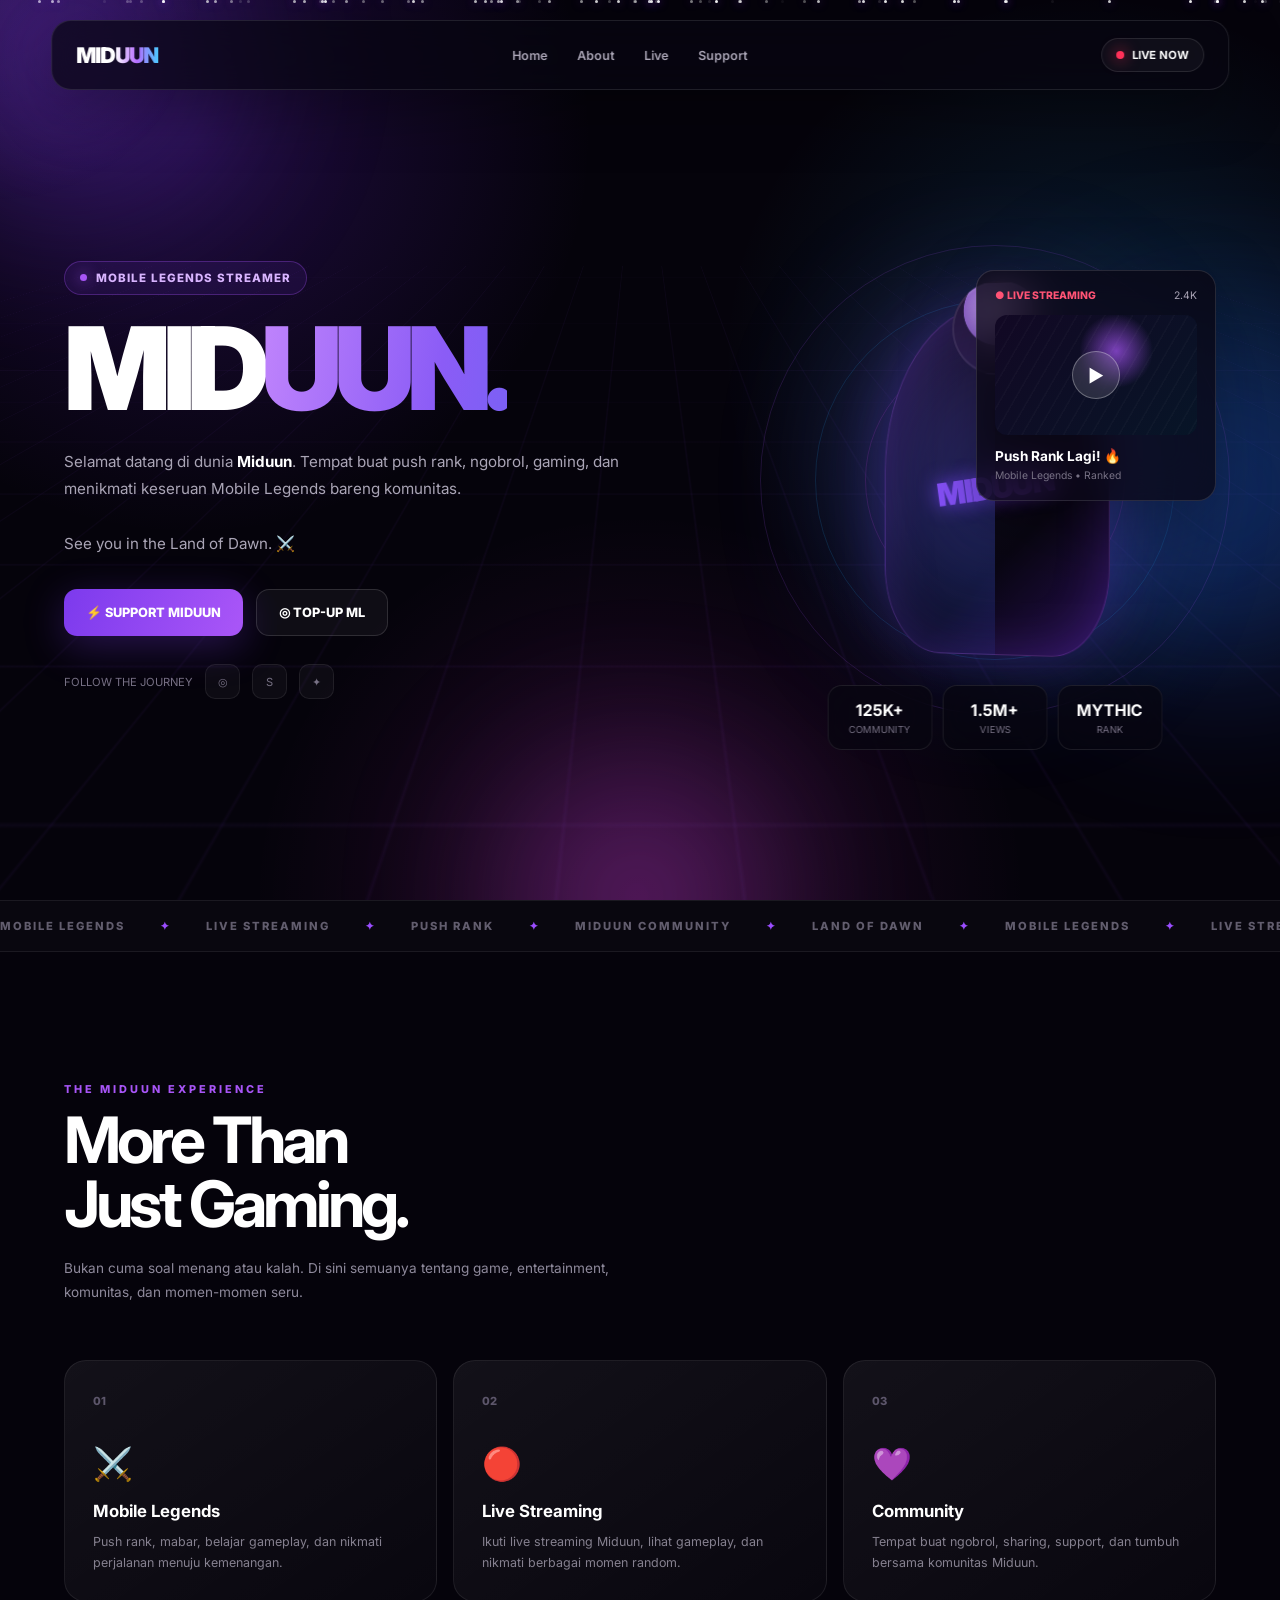
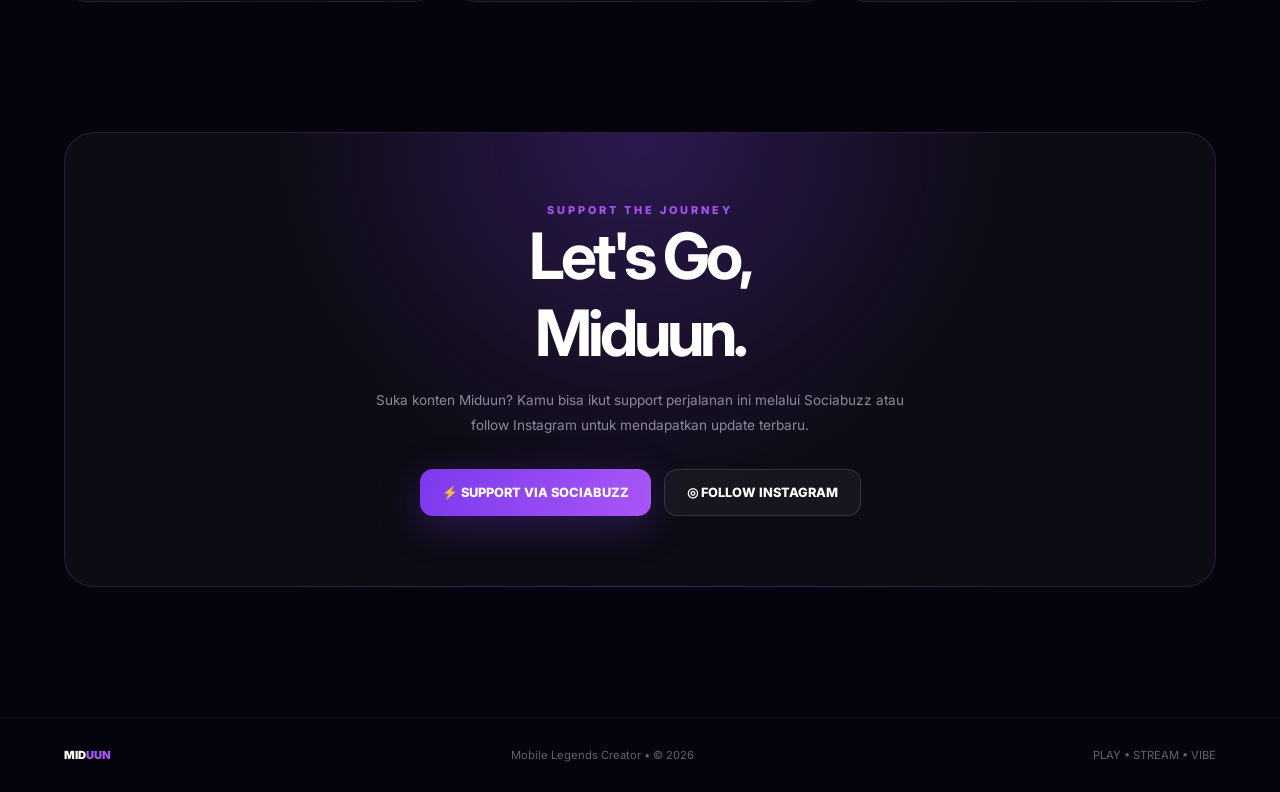
<file: index.html>
<!DOCTYPE html>
<html lang="id">
<head>
<meta charset="UTF-8">
<meta name="viewport" content="width=device-width, initial-scale=1.0">

<title>MIDUUN — Mobile Legends Streamer</title>

<link rel="preconnect" href="https://fonts.googleapis.com">
<link rel="preconnect" href="https://fonts.gstatic.com" crossorigin>
<link href="https://fonts.googleapis.com/css2?family=Inter:wght@400;500;600;700;800;900&display=swap" rel="stylesheet">

<style>

/* =====================================================
   RESET
===================================================== */

*{
    margin:0;
    padding:0;
    box-sizing:border-box;
}

html{
    scroll-behavior:smooth;
}

body{
    font-family:"Inter",sans-serif;
    background:#05030b;
    color:#fff;
    overflow-x:hidden;
}

a{
    text-decoration:none;
    color:inherit;
}

/* =====================================================
   VARIABLES
===================================================== */

:root{
    --purple:#9b4dff;
    --purple2:#6d28d9;
    --blue:#26b7ff;
    --pink:#ff3df2;
    --bg:#05030b;
}

/* =====================================================
   CURSOR GLOW
===================================================== */

.cursor-glow{
    position:fixed;
    width:420px;
    height:420px;
    border-radius:50%;
    pointer-events:none;

    background:
        radial-gradient(
            circle,
            rgba(155,77,255,.14),
            transparent 68%
        );

    transform:translate(-50%,-50%);
    z-index:1;

    transition:
        left .08s linear,
        top .08s linear;
}

/* =====================================================
   BACKGROUND
===================================================== */

.background{
    position:fixed;
    inset:0;
    overflow:hidden;
    z-index:-5;

    background:
        radial-gradient(
            circle at 15% 15%,
            rgba(108,40,217,.25),
            transparent 30%
        ),

        radial-gradient(
            circle at 85% 40%,
            rgba(38,183,255,.15),
            transparent 30%
        ),

        radial-gradient(
            circle at 50% 100%,
            rgba(255,61,242,.12),
            transparent 35%
        ),

        #05030b;
}

/* GRID */

.background::before{
    content:"";
    position:absolute;
    inset:-100px;

    background-image:
        linear-gradient(
            rgba(155,77,255,.045) 1px,
            transparent 1px
        ),
        linear-gradient(
            90deg,
            rgba(155,77,255,.045) 1px,
            transparent 1px
        );

    background-size:55px 55px;

    transform:
        perspective(500px)
        rotateX(55deg)
        translateY(150px)
        scale(1.5);

    animation:gridMove 12s linear infinite;
}

@keyframes gridMove{
    from{
        background-position:0 0;
    }

    to{
        background-position:0 550px;
    }
}

/* ORBS */

.orb{
    position:absolute;
    border-radius:50%;
    filter:blur(90px);
    opacity:.35;

    animation:
        orbFloat 9s ease-in-out infinite alternate;
}

.orb1{
    width:300px;
    height:300px;
    background:#7c3aed;
    top:-100px;
    left:-80px;
}

.orb2{
    width:350px;
    height:350px;
    background:#2563eb;
    right:-120px;
    top:35%;
    animation-delay:2s;
}

.orb3{
    width:250px;
    height:250px;
    background:#d946ef;
    left:40%;
    bottom:-120px;
    animation-delay:4s;
}

@keyframes orbFloat{
    from{
        transform:translate(0,0) scale(1);
    }

    to{
        transform:translate(40px,-35px) scale(1.15);
    }
}

/* =====================================================
   PARTICLES
===================================================== */

#particles{
    position:fixed;
    inset:0;
    pointer-events:none;
    z-index:0;
}

.particle{
    position:absolute;

    width:3px;
    height:3px;

    border-radius:50%;

    background:#fff;

    box-shadow:
        0 0 10px #a855f7,
        0 0 20px #7c3aed;

    animation:
        particleFloat linear infinite;
}

@keyframes particleFloat{

    from{
        transform:translateY(110vh) scale(.4);
        opacity:0;
    }

    15%{
        opacity:1;
    }

    85%{
        opacity:1;
    }

    to{
        transform:translateY(-10vh) scale(1.3);
        opacity:0;
    }
}

/* =====================================================
   NAVBAR
===================================================== */

.navbar{

    position:fixed;

    top:20px;
    left:50%;

    transform:translateX(-50%);

    width:min(1250px,92%);
    height:70px;

    padding:0 24px;

    display:flex;
    align-items:center;
    justify-content:space-between;

    border:
        1px solid rgba(255,255,255,.1);

    border-radius:20px;

    background:
        rgba(8,6,17,.72);

    backdrop-filter:blur(22px);

    z-index:100;

    box-shadow:
        0 20px 60px rgba(0,0,0,.3);
}

.logo{

    font-size:1.35rem;
    font-weight:900;
    letter-spacing:-1px;
}

.logo span{

    background:
        linear-gradient(
            90deg,
            #fff,
            #b66cff,
            #4cc9ff
        );

    -webkit-background-clip:text;
    background-clip:text;

    color:transparent;
}

.nav-links{

    display:flex;
    gap:30px;

    color:#aaa5b6;

    font-size:.78rem;
    font-weight:600;
}

.nav-links a{
    transition:.3s;
}

.nav-links a:hover{
    color:#fff;
}

.live-status{

    display:flex;
    align-items:center;
    gap:8px;

    padding:9px 14px;

    border-radius:100px;

    border:
        1px solid rgba(255,255,255,.1);

    background:
        rgba(255,255,255,.04);

    font-size:.7rem;
    font-weight:700;
}

.live-dot{

    width:8px;
    height:8px;

    border-radius:50%;

    background:#ff3159;

    box-shadow:
        0 0 15px #ff3159;

    animation:livePulse 1.2s infinite;
}

@keyframes livePulse{

    0%,100%{
        transform:scale(1);
        opacity:1;
    }

    50%{
        transform:scale(1.7);
        opacity:.5;
    }
}

/* =====================================================
   HERO
===================================================== */

.hero{

    min-height:100vh;

    padding:
        150px 5%
        90px;

    display:flex;
    align-items:center;

    position:relative;
}

.hero-container{

    width:min(1350px,100%);

    margin:auto;

    display:grid;

    grid-template-columns:
        minmax(0,1.2fr)
        minmax(380px,.8fr);

    gap:45px;

    align-items:center;
}

/* =====================================================
   HERO CONTENT
===================================================== */

.hero-content{
    position:relative;
    z-index:5;
}

.badge{

    display:inline-flex;
    align-items:center;
    gap:9px;

    padding:9px 15px;

    border-radius:100px;

    border:
        1px solid rgba(168,85,247,.3);

    background:
        rgba(124,58,237,.10);

    color:#d8b4fe;

    font-size:.72rem;
    font-weight:800;

    letter-spacing:1px;

    animation:
        fadeUp .8s ease both;
}

.badge::before{

    content:"";

    width:7px;
    height:7px;

    border-radius:50%;

    background:#a855f7;

    box-shadow:
        0 0 15px #a855f7;
}

/* =====================================================
   MIDUUN TITLE — FIXED
===================================================== */

.miduun-title{

    /*
       INI YANG PALING PENTING
       MIDUUN TIDAK AKAN TERPOTONG
    */

    display:flex;

    flex-direction:row;

    flex-wrap:nowrap;

    white-space:nowrap;

    width:max-content;

    max-width:100%;

    align-items:baseline;

    margin-top:25px;

    font-size:
        clamp(
            4rem,
            9vw,
            8.5rem
        );

    line-height:.85;

    letter-spacing:-8px;

    font-weight:900;

    animation:
        fadeUp .9s .1s ease both;
}

.miduun-title .white{

    display:inline;

    color:#fff;

    flex:none;
}

.miduun-title .gradient{

    display:inline;

    flex:none;

    background:
        linear-gradient(
            100deg,
            #c084fc,
            #8b5cf6,
            #6366f1,
            #38bdf8,
            #c084fc
        );

    background-size:300% 100%;

    -webkit-background-clip:text;
    background-clip:text;

    color:transparent;

    animation:
        miduunGradient 5s ease-in-out infinite;
}

@keyframes miduunGradient{

    0%{
        background-position:0% 50%;
    }

    50%{
        background-position:100% 50%;
    }

    100%{
        background-position:0% 50%;
    }
}

/* =====================================================
   DESCRIPTION
===================================================== */

.hero-description{

    margin-top:30px;

    max-width:620px;

    color:#aaa5b6;

    line-height:1.8;

    font-size:.95rem;

    animation:
        fadeUp .9s .2s ease both;
}

.hero-description strong{
    color:#fff;
}

/* =====================================================
   BUTTONS
===================================================== */

.hero-buttons{

    display:flex;

    flex-wrap:wrap;

    gap:13px;

    margin-top:32px;

    animation:
        fadeUp .9s .3s ease both;
}

.btn{

    position:relative;

    display:inline-flex;

    align-items:center;
    justify-content:center;

    gap:10px;

    padding:15px 22px;

    border-radius:13px;

    font-size:.8rem;

    font-weight:800;

    overflow:hidden;

    transition:
        transform .3s,
        box-shadow .3s;
}

.btn:hover{

    transform:
        translateY(-4px)
        scale(1.02);
}

.btn-primary{

    background:
        linear-gradient(
            110deg,
            #7c3aed,
            #a855f7,
            #2563eb
        );

    background-size:200%;

    box-shadow:
        0 10px 40px
        rgba(124,58,237,.3);

    animation:
        buttonGradient 4s linear infinite;
}

@keyframes buttonGradient{

    0%{
        background-position:0%;
    }

    100%{
        background-position:200%;
    }
}

.btn-primary:hover{

    box-shadow:
        0 15px 55px
        rgba(124,58,237,.55);
}

.btn-secondary{

    border:
        1px solid rgba(255,255,255,.13);

    background:
        rgba(255,255,255,.045);

    backdrop-filter:blur(15px);
}

.btn-secondary:hover{

    border-color:
        rgba(168,85,247,.5);

    background:
        rgba(168,85,247,.08);
}

/* =====================================================
   SOCIAL
===================================================== */

.social-row{

    margin-top:28px;

    display:flex;
    align-items:center;

    gap:12px;

    color:#777184;

    font-size:.7rem;
}

.social-row a{

    width:35px;
    height:35px;

    display:grid;
    place-items:center;

    border:
        1px solid rgba(255,255,255,.08);

    border-radius:10px;

    background:
        rgba(255,255,255,.035);

    transition:.3s;
}

.social-row a:hover{

    transform:
        translateY(-5px)
        rotate(-5deg);

    color:#fff;

    border-color:#9b4dff;

    box-shadow:
        0 0 25px
        rgba(155,77,255,.25);
}

/* =====================================================
   VISUAL
===================================================== */

.visual{

    position:relative;

    min-height:560px;

    display:flex;
    align-items:center;
    justify-content:center;

    perspective:1200px;
}

/* RINGS */

.ring{

    position:absolute;

    border-radius:50%;

    border:
        1px solid
        rgba(168,85,247,.16);

    animation:
        spin 18s linear infinite;
}

.ring1{

    width:470px;
    height:470px;
}

.ring2{

    width:360px;
    height:360px;

    border-color:
        rgba(38,183,255,.15);

    animation-direction:reverse;
    animation-duration:13s;
}

.ring3{

    width:260px;
    height:260px;

    border-color:
        rgba(255,61,242,.15);

    animation-duration:9s;
}

@keyframes spin{

    from{
        transform:rotate(0);
    }

    to{
        transform:rotate(360deg);
    }
}

/* =====================================================
   CHARACTER
===================================================== */

.character{

    width:310px;
    height:420px;

    position:relative;

    display:flex;
    align-items:center;
    justify-content:center;

    transform-style:preserve-3d;

    animation:
        characterFloat 4s ease-in-out infinite;
}

.character-glow{

    position:absolute;

    width:240px;
    height:320px;

    border-radius:50%;

    background:
        linear-gradient(
            180deg,
            #8b5cf6,
            #2563eb
        );

    filter:blur(80px);

    opacity:.4;
}

.character-body{

    width:230px;
    height:350px;

    border-radius:
        48% 48% 25% 25%;

    position:relative;

    background:

        linear-gradient(
            135deg,
            #171126,
            #090613 65%,
            #271050
        );

    border:
        1px solid
        rgba(168,85,247,.35);

    box-shadow:

        inset 0 0 50px
        rgba(124,58,237,.25),

        0 0 60px
        rgba(124,58,237,.25);

    transform:
        rotateY(-12deg);
}

.character-body::before{

    content:"MIDUUN";

    position:absolute;

    left:50%;
    top:52%;

    transform:
        translate(-50%,-50%)
        rotate(-8deg);

    font-size:2rem;

    font-weight:900;

    letter-spacing:-2px;

    color:#9b4dff;

    text-shadow:
        0 0 20px #7c3aed;
}

.character-body::after{

    content:"";

    position:absolute;

    width:90px;
    height:90px;

    border-radius:50%;

    top:-25px;
    left:70px;

    background:
        radial-gradient(
            circle at 50% 30%,
            #e8c8ff,
            #9b6bcf 45%,
            #20122f 46%
        );

    border:
        2px solid rgba(255,255,255,.1);
}

@keyframes characterFloat{

    0%,100%{
        transform:
            translateY(0)
            rotateY(-2deg);
    }

    50%{
        transform:
            translateY(-18px)
            rotateY(4deg);
    }
}

/* =====================================================
   LIVE CARD
===================================================== */

.live-card{

    position:absolute;

    right:0;
    top:70px;

    width:240px;

    padding:18px;

    border-radius:18px;

    background:
        rgba(10,7,20,.78);

    border:
        1px solid rgba(255,255,255,.12);

    backdrop-filter:blur(20px);

    box-shadow:
        0 25px 70px
        rgba(0,0,0,.35);

    animation:
        cardFloat 4s ease-in-out infinite;

    z-index:5;
}

@keyframes cardFloat{

    0%,100%{
        transform:translateY(0);
    }

    50%{
        transform:translateY(-12px);
    }
}

.live-card-top{

    display:flex;
    justify-content:space-between;

    align-items:center;

    font-size:.65rem;
}

.live-label{

    color:#ff5375;

    font-weight:800;
}

.live-viewers{
    color:#aaa5b6;
}

.stream-preview{

    margin-top:13px;

    height:120px;

    border-radius:12px;

    display:grid;
    place-items:center;

    position:relative;

    overflow:hidden;

    background:

        radial-gradient(
            circle at 60% 30%,
            rgba(168,85,247,.7),
            transparent 25%
        ),

        linear-gradient(
            135deg,
            #120824,
            #071527
        );
}

.stream-preview::before{

    content:"";

    position:absolute;

    inset:0;

    background:
        repeating-linear-gradient(
            120deg,
            transparent 0 10px,
            rgba(255,255,255,.025)
            11px 12px
        );

    animation:
        previewMove 5s linear infinite;
}

@keyframes previewMove{

    to{
        transform:translateX(100px);
    }
}

.play{

    width:48px;
    height:48px;

    border-radius:50%;

    display:grid;
    place-items:center;

    background:
        rgba(255,255,255,.12);

    border:
        1px solid rgba(255,255,255,.3);

    backdrop-filter:blur(10px);

    font-size:1.1rem;

    position:relative;

    z-index:2;
}

.live-card h3{

    margin-top:13px;

    font-size:.85rem;
}

.live-card p{

    margin-top:5px;

    color:#777184;

    font-size:.65rem;
}

/* =====================================================
   STATS
===================================================== */

.stats{

    position:absolute;

    bottom:10px;

    left:50%;

    transform:translateX(-50%);

    width:100%;

    display:flex;

    justify-content:center;

    gap:10px;
}

.stat{

    min-width:105px;

    padding:14px;

    text-align:center;

    border-radius:14px;

    background:
        rgba(8,6,17,.7);

    border:
        1px solid rgba(255,255,255,.09);

    backdrop-filter:blur(15px);
}

.stat strong{

    display:block;

    font-size:1rem;
}

.stat span{

    display:block;

    margin-top:4px;

    color:#777184;

    font-size:.6rem;
}

/* =====================================================
   MARQUEE
===================================================== */

.marquee{

    border-top:
        1px solid rgba(255,255,255,.07);

    border-bottom:
        1px solid rgba(255,255,255,.07);

    overflow:hidden;

    padding:18px 0;

    background:
        rgba(255,255,255,.018);
}

.marquee-track{

    width:max-content;

    display:flex;

    gap:35px;

    animation:
        marquee 25s linear infinite;
}

.marquee span{

    color:#625d6e;

    font-size:.7rem;

    font-weight:800;

    letter-spacing:2px;

    white-space:nowrap;
}

.marquee .star{
    color:#9b4dff;
}

@keyframes marquee{

    to{
        transform:translateX(-50%);
    }
}

/* =====================================================
   SECTION
===================================================== */

.section{

    padding:
        130px 5%;
}

.container{

    width:min(1200px,100%);

    margin:auto;
}

.section-label{

    color:#a855f7;

    font-size:.68rem;

    font-weight:800;

    letter-spacing:3px;

    text-transform:uppercase;
}

.section-title{

    margin-top:12px;

    font-size:
        clamp(
            2.3rem,
            5vw,
            4.5rem
        );

    line-height:1;

    letter-spacing:-4px;
}

.section-description{

    max-width:560px;

    margin-top:20px;

    color:#8e899b;

    line-height:1.8;

    font-size:.85rem;
}

/* =====================================================
   CARDS
===================================================== */

.about-grid{

    margin-top:55px;

    display:grid;

    grid-template-columns:
        repeat(3,1fr);

    gap:16px;
}

.feature-card{

    min-height:240px;

    padding:28px;

    border-radius:22px;

    border:
        1px solid rgba(255,255,255,.08);

    background:
        linear-gradient(
            145deg,
            rgba(255,255,255,.06),
            rgba(255,255,255,.018)
        );

    position:relative;

    overflow:hidden;

    transition:.35s;

    transform-style:preserve-3d;
}

.feature-card:hover{

    transform:
        translateY(-10px);

    border-color:
        rgba(168,85,247,.35);

}

.feature-number{

    color:#5d566b;

    font-size:.7rem;

    font-weight:800;
}

.feature-icon{

    margin-top:35px;

    font-size:2rem;
}

.feature-card h3{

    margin-top:18px;

    font-size:1.05rem;
}

.feature-card p{

    margin-top:10px;

    color:#85808f;

    font-size:.78rem;

    line-height:1.7;
}

/* =====================================================
   SUPPORT
===================================================== */

.support{

    padding:
        0 5% 130px;
}

.support-box{

    width:min(1200px,100%);

    margin:auto;

    padding:70px 30px;

    border-radius:30px;

    text-align:center;

    position:relative;

    overflow:hidden;

    border:
        1px solid rgba(168,85,247,.2);

    background:

        radial-gradient(
            circle at 50% 0%,
            rgba(124,58,237,.28),
            transparent 50%
        ),

        rgba(255,255,255,.035);
}

.support-box h2{

    font-size:
        clamp(
            2.3rem,
            5vw,
            4.2rem
        );

    letter-spacing:-4px;
}

.support-box p{

    margin:
        17px auto 30px;

    max-width:540px;

    color:#8e899b;

    font-size:.85rem;

    line-height:1.8;
}

/* =====================================================
   FOOTER
===================================================== */

footer{

    padding:30px 5%;

    border-top:
        1px solid rgba(255,255,255,.07);

    color:#65606e;

    font-size:.7rem;
}

.footer-inner{

    width:min(1200px,100%);

    margin:auto;

    display:flex;

    justify-content:space-between;

    align-items:center;
}

.footer-logo{

    color:#fff;

    font-weight:900;
}

.footer-logo span{
    color:#a855f7;
}

/* =====================================================
   REVEAL
===================================================== */

.reveal{

    opacity:0;

    transform:translateY(40px);

    transition:
        opacity .8s ease,
        transform .8s ease;
}

.reveal.show{

    opacity:1;

    transform:translateY(0);
}

/* =====================================================
   FADE
===================================================== */

@keyframes fadeUp{

    from{
        opacity:0;
        transform:translateY(25px);
    }

    to{
        opacity:1;
        transform:translateY(0);
    }
}

/* =====================================================
   TABLET
===================================================== */

@media(max-width:1000px){

    .hero-container{

        grid-template-columns:1fr;

        text-align:center;

        gap:50px;
    }

    .hero-description{

        margin-left:auto;
        margin-right:auto;
    }

    .hero-buttons,
    .social-row{

        justify-content:center;
    }

    .miduun-title{

        margin-left:auto;
        margin-right:auto;

        font-size:
            clamp(
                4rem,
                12vw,
                7rem
            );
    }

    .visual{

        min-height:520px;
    }

    .live-card{

        right:8%;
    }

    .about-grid{

        grid-template-columns:
            repeat(2,1fr);
    }
}

/* =====================================================
   MOBILE
===================================================== */

@media(max-width:700px){

    .cursor-glow{
        display:none;
    }

    .navbar{

        top:10px;

        width:94%;

        height:60px;

        padding:0 15px;

        border-radius:16px;
    }

    .nav-links{
        display:none;
    }

    .logo{
        font-size:1.1rem;
    }

    .live-status{

        padding:8px 10px;

        font-size:.6rem;
    }

    .hero{

        padding:
            120px 5% 60px;
    }

    /*
       MIDUUN TETAP SATU BARIS
    */

    .miduun-title{

        font-size:
            clamp(
                3rem,
                18vw,
                5.5rem
            );

        letter-spacing:-5px;

        width:max-content;

        max-width:100%;
    }

    .hero-description{

        font-size:.82rem;
    }

    .hero-buttons{

        flex-direction:column;

        width:100%;
    }

    .btn{
        width:100%;
    }

    .visual{

        min-height:470px;

        transform:scale(.88);
    }

    .ring1{

        width:390px;
        height:390px;
    }

    .ring2{

        width:300px;
        height:300px;
    }

    .ring3{

        width:220px;
        height:220px;
    }

    .live-card{

        width:200px;

        right:-5px;

        top:30px;
    }

    .stats{

        gap:7px;
    }

    .stat{

        min-width:85px;

        padding:11px 6px;
    }

    .stat strong{
        font-size:.8rem;
    }

    .stat span{
        font-size:.52rem;
    }

    .section{

        padding:
            90px 5%;
    }

    .section-title{

        letter-spacing:-2px;
    }

    .about-grid{

        grid-template-columns:1fr;

        margin-top:35px;
    }

    .feature-card{

        min-height:210px;
    }

    .support{

        padding:
            0 5% 90px;
    }

    .support-box{

        padding:
            50px 20px;
    }

    .support-box h2{

        letter-spacing:-2px;
    }

    .footer-inner{

        flex-direction:column;

        gap:12px;

        text-align:center;
    }
}

/* =====================================================
   SMALL PHONE
===================================================== */

@media(max-width:390px){

    .miduun-title{

        font-size:
            2.8rem;

        letter-spacing:-4px;
    }

    .visual{

        transform:scale(.75);

        min-height:420px;

        margin-left:-25px;
        margin-right:-25px;
    }

    .live-card{
        right:-20px;
    }

    .stats{

        transform:
            translateX(-50%)
            scale(.9);
    }
}

/* =====================================================
   REDUCED MOTION
===================================================== */

@media(prefers-reduced-motion:reduce){

    *,
    *::before,
    *::after{

        animation-duration:.01ms !important;

        animation-iteration-count:1 !important;

        scroll-behavior:auto !important;
    }
}


/* ================================
   MIDUUN MOBILE PERFORMANCE V2
   Visual tetap dipertahankan semaksimal mungkin.
================================ */
@media (max-width: 700px) {
    .particle {
        /* Tetap glowing, tetapi tanpa glow berlapis yang mahal */
        box-shadow: 0 0 5px rgba(168,85,247,.7);
        animation-duration: 12s;
    }

    /* Grid tetap terlihat, tetapi gerakannya jauh lebih jarang */
    .background::before {
        animation-duration: 30s;
    }

    /* Glow tetap terlihat, area blur lebih kecil */
    .orb {
        filter: blur(55px);
        animation-duration: 14s;
    }

    .character-glow {
        filter: blur(45px);
    }

    /* Glass tetap ada, tetapi mengurangi pekerjaan blur */
    .navbar {
        backdrop-filter: blur(10px);
        -webkit-backdrop-filter: blur(10px);
    }

    .live-card,
    .stats,
    .stat {
        backdrop-filter: blur(8px);
        -webkit-backdrop-filter: blur(8px);
    }

    /* Kurangi repaint akibat efek bayangan yang terlalu luas */
    .character-body {
        box-shadow: inset 0 0 25px rgba(255,255,255,.08),
                    0 0 28px rgba(155,77,255,.22);
    }

    /* Tetap animasi, tetapi browser lebih mudah memindahkan layer */
    .orb,
    .character,
    .ring,
    .live-card,
    .stream-preview,
    .background::before {
        will-change: transform;
    }

    /* Jangan lakukan efek 3D/hover pada layar sentuh */
    .tilt {
        transform: none !important;
    }

    /* Konten bawah tidak perlu dirender berat sebelum terlihat */
    .features,
    .support,
    footer {
        content-visibility: auto;
        contain-intrinsic-size: 700px;
    }
}

@media (max-width: 390px) {
    .orb {
        filter: blur(48px);
    }

    .character-glow {
        filter: blur(38px);
    }
}


/* =========================================
   MIDUUN ANDROID LIGHT MODE
   Desktop tidak disentuh.
   Mobile mempertahankan desain tetapi mengurangi
   efek yang paling mahal untuk GPU.
========================================= */
@media (max-width: 700px) {
    /* Particle tetap ada, tetapi tidak memakai shadow */
    .particle {
        box-shadow: none !important;
        width: 2px;
        height: 2px;
    }

    /* Background grid tetap tampil, namun benar-benar statis */
    .background::before {
        animation: none !important;
        will-change: auto !important;
    }

    /* Orb tetap tampil sebagai glow, tetapi tidak dianimasikan/blur besar */
    .orb {
        animation: none !important;
        filter: none !important;
        opacity: .28;
        will-change: auto !important;
    }

    /* Gunakan radial-gradient pada elemen glow sebagai pengganti blur mahal */
    .orb1 {
        background: radial-gradient(circle, rgba(155,77,255,.55) 0%, rgba(155,77,255,.22) 38%, transparent 72%) !important;
    }

    .orb2 {
        background: radial-gradient(circle, rgba(38,183,255,.48) 0%, rgba(38,183,255,.18) 38%, transparent 72%) !important;
    }

    .orb3 {
        background: radial-gradient(circle, rgba(255,61,242,.45) 0%, rgba(255,61,242,.16) 38%, transparent 72%) !important;
    }

    .character-glow {
        filter: none !important;
        opacity: .65;
        background: radial-gradient(circle, rgba(155,77,255,.42) 0%, rgba(109,40,217,.16) 42%, transparent 72%) !important;
    }

    /* Glass masih translucent, tetapi backdrop blur dimatikan */
    .navbar,
    .live-card,
    .stats,
    .stat {
        backdrop-filter: none !important;
        -webkit-backdrop-filter: none !important;
        background-color: rgba(10,7,20,.78) !important;
    }

    /* Hilangkan repaint 3D yang tidak berguna pada touchscreen */
    .ring {
        animation-duration: 20s !important;
        will-change: auto !important;
    }

    /* Stream preview tetap bergerak, tetapi lebih lambat */
    .stream-preview {
        animation-duration: 20s !important;
        will-change: auto !important;
    }

    /* Reveal tetap digunakan, tapi setelah muncul tidak perlu layer khusus */
    .reveal {
        will-change: auto !important;
    }

    /* Jangan render efek hover/3D pada touchscreen */
    .tilt {
        transform-style: flat !important;
    }

    /* Bagian bawah halaman tetap bisa muncul normal ketika discroll */
    .features,
    .support,
    footer {
        content-visibility: auto;
        contain-intrinsic-size: 600px;
    }
}

@media (max-width: 390px) {
    .orb {
        opacity: .24;
    }

    .ring {
        animation: none !important;
    }
}

</style>
</head>


<body>

<!-- BACKGROUND -->

<div class="background">

    <div class="orb orb1"></div>
    <div class="orb orb2"></div>
    <div class="orb orb3"></div>

</div>

<div id="particles"></div>

<div class="cursor-glow" id="cursorGlow"></div>


<!-- NAVBAR -->

<header class="navbar">

    <a href="#" class="logo">
        MID<span>UUN</span>
    </a>

    <nav class="nav-links">

        <a href="#home">Home</a>

        <a href="#about">About</a>

        <a href="#stream">Live</a>

        <a href="#support">Support</a>

    </nav>

    <div class="live-status">

        <span class="live-dot"></span>

        LIVE NOW

    </div>

</header>


<!-- HERO -->

<section class="hero" id="home">

    <div class="hero-container">


        <!-- HERO LEFT -->

        <div class="hero-content">

            <div class="badge">

                MOBILE LEGENDS STREAMER

            </div>


            <!-- FIXED MIDUUN -->

            <h1 class="miduun-title">

                <span class="white">MID</span><span class="gradient">UUN.</span>

            </h1>


            <p class="hero-description">

                Selamat datang di dunia
                <strong>Miduun</strong>.

                Tempat buat push rank,
                ngobrol, gaming, dan menikmati
                keseruan Mobile Legends
                bareng komunitas.

                <br><br>

                <span id="typing"></span>

            </p>


            <div class="hero-buttons">

                <a
                    href="https://sociabuzz.com/miduun/tribe?_ref=linkbio"
                    target="_blank"
                    rel="noopener noreferrer"
                    class="btn btn-primary"
                >

                    ⚡ SUPPORT MIDUUN

                </a>


                <a
                    href="topup.html"
                    target="_blank"
                    rel="noopener noreferrer"
                    class="btn btn-secondary"
                >

                    ◎ TOP-UP ML

                </a>

            </div>


            <div class="social-row">

                <span>
                    FOLLOW THE JOURNEY
                </span>

                <a
                    href="https://www.instagram.com/midun_real?utm_source=ig_web_button_share_sheet&stkn=ZDNlZDc0MzIxNw=="
                    target="_blank"
                    rel="noopener noreferrer"
                >
                    ◎
                </a>

                <a
                    href="https://sociabuzz.com/miduun/tribe?_ref=linkbio"
                    target="_blank"
                    rel="noopener noreferrer"
                >
                    S
                </a>

                <a href="#about">
                    ✦
                </a>

            </div>

        </div>


        <!-- HERO VISUAL -->

        <div class="visual" id="stream">

            <div class="ring ring1"></div>
            <div class="ring ring2"></div>
            <div class="ring ring3"></div>


            <div class="character">

                <div class="character-glow"></div>

                <div class="character-body"></div>

            </div>


            <!-- LIVE CARD -->

            <div class="live-card">

                <div class="live-card-top">

                    <span class="live-label">
                        ● LIVE STREAMING
                    </span>

                    <span class="live-viewers">
                        2.4K
                    </span>

                </div>


                <div class="stream-preview">

                    <div class="play">
                        ▶
                    </div>

                </div>


                <h3>
                    Push Rank Lagi! 🔥
                </h3>

                <p>
                    Mobile Legends • Ranked
                </p>

            </div>


            <!-- STATS -->

            <div class="stats">

                <div class="stat">

                    <strong>125K+</strong>

                    <span>
                        COMMUNITY
                    </span>

                </div>


                <div class="stat">

                    <strong>1.5M+</strong>

                    <span>
                        VIEWS
                    </span>

                </div>


                <div class="stat">

                    <strong>MYTHIC</strong>

                    <span>
                        RANK
                    </span>

                </div>

            </div>

        </div>

    </div>

</section>


<!-- MARQUEE -->

<div class="marquee">

    <div class="marquee-track">

        <span>MOBILE LEGENDS</span>
        <span class="star">✦</span>

        <span>LIVE STREAMING</span>
        <span class="star">✦</span>

        <span>PUSH RANK</span>
        <span class="star">✦</span>

        <span>MIDUUN COMMUNITY</span>
        <span class="star">✦</span>

        <span>LAND OF DAWN</span>
        <span class="star">✦</span>

        <span>MOBILE LEGENDS</span>
        <span class="star">✦</span>

        <span>LIVE STREAMING</span>
        <span class="star">✦</span>

        <span>PUSH RANK</span>
        <span class="star">✦</span>

        <span>MIDUUN COMMUNITY</span>
        <span class="star">✦</span>

    </div>

</div>


<!-- ABOUT -->

<section class="section" id="about">

    <div class="container reveal">

        <div class="section-label">
            THE MIDUUN EXPERIENCE
        </div>

        <h2 class="section-title">

            More Than<br>

            Just Gaming.

        </h2>

        <p class="section-description">

            Bukan cuma soal menang atau kalah.
            Di sini semuanya tentang game,
            entertainment, komunitas,
            dan momen-momen seru.

        </p>


        <div class="about-grid">


            <div class="feature-card tilt">

                <span class="feature-number">
                    01
                </span>

                <div class="feature-icon">
                    ⚔️
                </div>

                <h3>
                    Mobile Legends
                </h3>

                <p>
                    Push rank, mabar, belajar gameplay,
                    dan nikmati perjalanan menuju
                    kemenangan.
                </p>

            </div>


            <div class="feature-card tilt">

                <span class="feature-number">
                    02
                </span>

                <div class="feature-icon">
                    🔴
                </div>

                <h3>
                    Live Streaming
                </h3>

                <p>
                    Ikuti live streaming Miduun,
                    lihat gameplay, dan nikmati
                    berbagai momen random.
                </p>

            </div>


            <div class="feature-card tilt">

                <span class="feature-number">
                    03
                </span>

                <div class="feature-icon">
                    💜
                </div>

                <h3>
                    Community
                </h3>

                <p>
                    Tempat buat ngobrol, sharing,
                    support, dan tumbuh bersama
                    komunitas Miduun.
                </p>

            </div>


        </div>

    </div>

</section>


<!-- SUPPORT -->

<section class="support" id="support">

    <div class="support-box reveal">

        <div class="section-label">
            SUPPORT THE JOURNEY
        </div>

        <h2>

            Let's Go,<br>

            <span class="gradient">
                Miduun.
            </span>

        </h2>

        <p>

            Suka konten Miduun?
            Kamu bisa ikut support perjalanan
            ini melalui Sociabuzz atau follow
            Instagram untuk mendapatkan
            update terbaru.

        </p>


        <div
            class="hero-buttons"
            style="justify-content:center;"
        >

            <a
                href="https://sociabuzz.com/miduun/tribe?_ref=linkbio"
                target="_blank"
                rel="noopener noreferrer"
                class="btn btn-primary"
            >

                ⚡ SUPPORT VIA SOCIABUZZ

            </a>


            <a
                href="https://www.instagram.com/midun_real?utm_source=ig_web_button_share_sheet&stkn=ZDNlZDc0MzIxNw=="
                target="_blank"
                rel="noopener noreferrer"
                class="btn btn-secondary"
            >

                ◎ FOLLOW INSTAGRAM

            </a>

        </div>

    </div>

</section>


<!-- FOOTER -->

<footer>

    <div class="footer-inner">

        <div class="footer-logo">

            MID<span>UUN</span>

        </div>

        <div>

            Mobile Legends Creator
            • © 2026

        </div>

        <div>

            PLAY • STREAM • VIBE

        </div>

    </div>

</footer>


<script>

/* =====================================================
   PARTICLES
===================================================== */

const particleContainer =
    document.getElementById("particles");

const particleCount = window.innerWidth <= 700 ? 12 : 80;
for(let i = 0; i < particleCount; i++){

    const particle =
        document.createElement("div");

    particle.className =
        "particle";

    particle.style.left =
        Math.random() * 100 + "%";

    particle.style.animationDuration =
        (Math.random() * 12 + 8) + "s";

    particle.style.animationDelay =
        (Math.random() * 12) + "s";

    particle.style.opacity =
        Math.random();

    particleContainer.appendChild(
        particle
    );
}


/* =====================================================
   MOUSE GLOW
===================================================== */

const glow =
    document.getElementById("cursorGlow");

document.addEventListener(
    "mousemove",
    function(e){

        glow.style.left =
            e.clientX + "px";

        glow.style.top =
            e.clientY + "px";

    }
);


/* =====================================================
   TYPING
===================================================== */

const typingElement =
    document.getElementById("typing");

const texts = [

    "See you in the Land of Dawn. ⚔️",

    "Jangan lupa follow Miduun. 💜",

    "Push rank sampai Mythic. 🔥",

    "Good game, good vibes. ✦"

];

let textIndex = 0;
let charIndex = 0;
let deleting = false;

function typing(){

    const current =
        texts[textIndex];

    if(!deleting){

        typingElement.textContent =
            current.substring(
                0,
                charIndex++
            );

        if(charIndex > current.length){

            deleting = true;

            setTimeout(
                typing,
                1600
            );

            return;
        }

    }else{

        typingElement.textContent =
            current.substring(
                0,
                charIndex--
            );

        if(charIndex < 0){

            deleting = false;

            textIndex =
                (textIndex + 1)
                % texts.length;

            charIndex = 0;
        }
    }

    setTimeout(
        typing,
        deleting ? 35 : 65
    );
}

typing();


/* =====================================================
   SCROLL REVEAL
===================================================== */

const observer =
    new IntersectionObserver(
        function(entries){

            entries.forEach(
                function(entry){

                    if(entry.isIntersecting){

                        entry.target
                            .classList
                            .add("show");

                    }

                }
            );

        },
        {
            threshold:.12
        }
    );

document
    .querySelectorAll(".reveal")
    .forEach(
        function(el){

            observer.observe(el);

        }
    );


/* =====================================================
   3D CARD
===================================================== */

document
    .querySelectorAll(".tilt")
    .forEach(
        function(card){

            card.addEventListener(
                "mousemove",
                function(e){

                    if(window.innerWidth < 700)
                        return;

                    const rect =
                        card.getBoundingClientRect();

                    const x =
                        e.clientX - rect.left;

                    const y =
                        e.clientY - rect.top;

                    const centerX =
                        rect.width / 2;

                    const centerY =
                        rect.height / 2;

                    const rotateX =
                        ((y-centerY) /
                        centerY) * -5;

                    const rotateY =
                        ((x-centerX) /
                        centerX) * 5;

                    card.style.transform =
                        `perspective(800px)
                         rotateX(${rotateX}deg)
                         rotateY(${rotateY}deg)
                         translateY(-8px)`;

                }
            );

            card.addEventListener(
                "mouseleave",
                function(){

                    card.style.transform = "";

                }
            );

        }
    );


/* =====================================================
   NAVBAR
===================================================== */

const navbar =
    document.querySelector(".navbar");

window.addEventListener(
    "scroll",
    function(){

        if(window.scrollY > 50){

            navbar.style.background =
                "rgba(5,3,11,.9)";

        }else{

            navbar.style.background =
                "rgba(8,6,17,.72)";

        }

    }
);

</script>

</body>
</html>
</file>
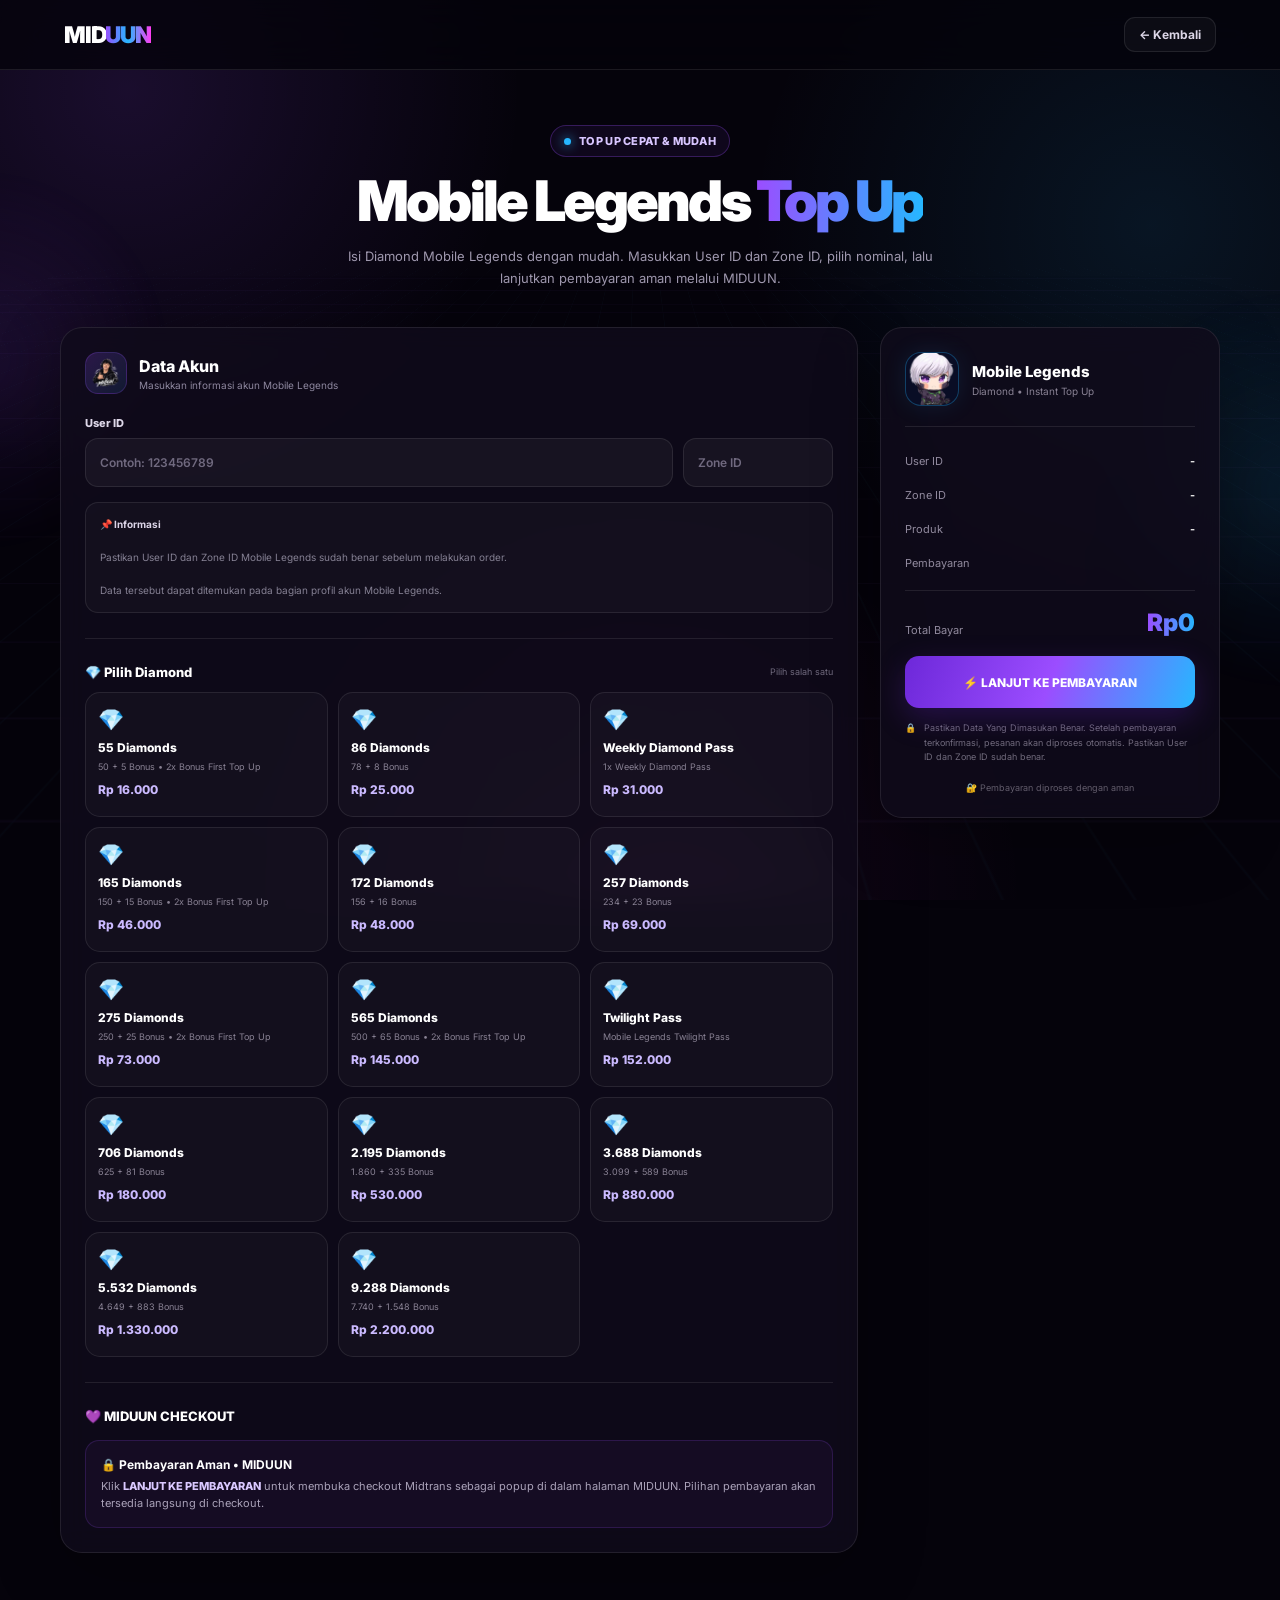
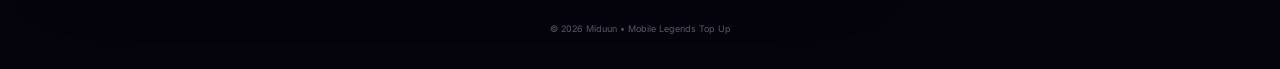
<file: topup.html>
<!DOCTYPE html>
<html lang="id">
<head>
<meta charset="UTF-8">
<meta name="viewport" content="width=device-width, initial-scale=1.0">

<meta name="theme-color" content="#05030b">

<title>Top Up Mobile Legends — Miduun</title>

<link rel="preconnect" href="https://fonts.googleapis.com">
<link rel="preconnect" href="https://fonts.gstatic.com" crossorigin>

<link
href="https://fonts.googleapis.com/css2?family=Inter:wght@400;500;600;700;800;900&display=swap"
rel="stylesheet"
>

<style>

:root{
    --purple:#9b4dff;
    --purple-dark:#6d28d9;
    --blue:#26b7ff;
    --pink:#ff3df2;

    --bg:#05030b;

    --card:rgba(16,11,28,.82);
    --card2:rgba(255,255,255,.035);

    --line:rgba(255,255,255,.09);

    --text:#fff;
    --muted:#9f98ae;

    --success:#4ade80;
}

*{
    margin:0;
    padding:0;
    box-sizing:border-box;
}

html{
    scroll-behavior:smooth;
}

body{
    font-family:Inter,Arial,sans-serif;
    color:var(--text);
    background:var(--bg);
    min-height:100vh;
    overflow-x:hidden;
}


/* =========================================================
   BACKGROUND
========================================================= */

.background{
    position:fixed;
    inset:0;
    z-index:-10;
    overflow:hidden;

    background:
        radial-gradient(
            circle at 10% 10%,
            rgba(155,77,255,.14),
            transparent 28%
        ),
        radial-gradient(
            circle at 90% 25%,
            rgba(38,183,255,.10),
            transparent 30%
        ),
        radial-gradient(
            circle at 50% 100%,
            rgba(255,61,242,.08),
            transparent 35%
        ),
        var(--bg);
}

.background::before{
    content:"";
    position:absolute;
    inset:-50%;
    opacity:.08;

    background-image:
        linear-gradient(
            rgba(155,77,255,.4) 1px,
            transparent 1px
        ),
        linear-gradient(
            90deg,
            rgba(38,183,255,.3) 1px,
            transparent 1px
        );

    background-size:55px 55px;

    transform:
        perspective(600px)
        rotateX(62deg);
}

.orb{
    position:absolute;
    border-radius:50%;
    pointer-events:none;
    filter:blur(10px);
    opacity:.22;
}

.orb1{
    width:400px;
    height:400px;
    left:-220px;
    top:160px;

    background:
        radial-gradient(
            circle,
            rgba(155,77,255,.55),
            transparent 68%
        );
}

.orb2{
    width:420px;
    height:420px;
    right:-220px;
    top:280px;

    background:
        radial-gradient(
            circle,
            rgba(38,183,255,.48),
            transparent 68%
        );
}

.orb3{
    width:350px;
    height:350px;
    left:40%;
    bottom:-230px;

    background:
        radial-gradient(
            circle,
            rgba(255,61,242,.42),
            transparent 68%
        );
}


/* =========================================================
   NAVBAR
========================================================= */

.navbar{
    position:sticky;
    top:0;
    z-index:100;

    height:70px;

    display:flex;
    align-items:center;
    justify-content:space-between;

    padding:0 clamp(18px,5vw,70px);

    background:rgba(5,3,11,.78);

    border-bottom:1px solid var(--line);

    backdrop-filter:blur(18px);
    -webkit-backdrop-filter:blur(18px);
}

.logo{
    color:white;
    text-decoration:none;

    font-size:23px;
    font-weight:900;
    letter-spacing:-1.2px;
}

.logo span{
    background:
        linear-gradient(
            90deg,
            var(--purple),
            var(--blue),
            var(--pink)
        );

    -webkit-background-clip:text;
    background-clip:text;

    color:transparent;
}

.back{
    display:flex;
    align-items:center;
    gap:7px;

    color:#ddd7e8;
    text-decoration:none;

    font-size:12px;
    font-weight:700;

    padding:9px 14px;

    border:1px solid var(--line);
    border-radius:11px;

    background:rgba(255,255,255,.035);

    transition:.25s ease;
}

.back:hover{
    border-color:rgba(155,77,255,.55);
    background:rgba(155,77,255,.07);
    transform:translateY(-1px);
}


/* =========================================================
   PAGE
========================================================= */

.page{
    width:min(1160px,92%);
    margin:auto;
    padding:55px 0 70px;
}


/* =========================================================
   HEADING
========================================================= */

.heading{
    text-align:center;
    margin-bottom:38px;
}

.badge{
    display:inline-flex;
    align-items:center;
    gap:8px;

    padding:8px 13px;

    border:1px solid rgba(155,77,255,.28);
    border-radius:999px;

    background:rgba(155,77,255,.07);

    color:#d8c5ff;

    font-size:11px;
    font-weight:800;
    letter-spacing:.3px;
}

.badge i{
    width:7px;
    height:7px;

    border-radius:50%;

    background:var(--blue);

    box-shadow:
        0 0 12px var(--blue);
}

.heading h1{
    margin-top:16px;

    font-size:clamp(34px,5vw,56px);
    line-height:1;

    letter-spacing:-2.7px;

    font-weight:900;
}

.heading h1 span{
    background:
        linear-gradient(
            90deg,
            var(--purple),
            var(--blue)
        );

    -webkit-background-clip:text;
    background-clip:text;

    color:transparent;
}

.heading p{
    max-width:620px;
    margin:16px auto 0;

    color:var(--muted);

    line-height:1.7;
    font-size:13px;
}


/* =========================================================
   MAIN LAYOUT
========================================================= */

.topup-layout{
    display:grid;

    grid-template-columns:
        minmax(0,1fr)
        340px;

    gap:22px;

    align-items:start;
}


/* =========================================================
   CARD
========================================================= */

.card{
    border:1px solid var(--line);

    background:var(--card);

    border-radius:22px;

    padding:24px;

    box-shadow:
        0 20px 70px rgba(0,0,0,.24);

    backdrop-filter:blur(14px);

    -webkit-backdrop-filter:blur(14px);
}


/* =========================================================
   LEFT CONTENT
========================================================= */

.card-title{
    display:flex;
    align-items:center;
    gap:12px;

    margin-bottom:22px;
}

.card-icon{
    width:42px;
    height:42px;

    flex-shrink:0;

    display:grid;
    place-items:center;

    border-radius:13px;

    background:
        linear-gradient(
            135deg,
            rgba(155,77,255,.20),
            rgba(38,183,255,.10)
        );

    border:1px solid rgba(155,77,255,.22);

    overflow:hidden;
}

/* LOGO MOBILE LEGENDS */
.card-icon img{
    width:30px;
    height:30px;

    object-fit:contain;
    display:block;
}

.card-title h2{
    font-size:16px;
    font-weight:800;
}

.card-title p{
    margin-top:3px;
    color:#8e879f;
    font-size:10px;
}


/* =========================================================
   ACCOUNT
========================================================= */

.input-label{
    display:block;

    color:#ddd7e8;

    font-size:11px;
    font-weight:800;

    margin-bottom:8px;
}

.input-row{
    display:grid;

    grid-template-columns:
        minmax(0,1fr)
        150px;

    gap:10px;
}

.input{
    width:100%;
    height:49px;

    border:1px solid var(--line);
    border-radius:13px;

    background:rgba(255,255,255,.045);

    color:white;

    outline:none;

    padding:0 14px;

    font:
        600 12px Inter;

    transition:.2s;
}

.input::placeholder{
    color:#70697f;
}

.input:focus{
    border-color:rgba(155,77,255,.65);

    background:rgba(155,77,255,.045);

    box-shadow:
        0 0 0 3px rgba(155,77,255,.08);
}


/* =========================================================
   INFO
========================================================= */

.info-box{
    margin-top:15px;

    padding:13px 14px;

    border-radius:13px;

    background:rgba(255,255,255,.028);

    border:1px solid var(--line);

    color:#858093;

    font-size:10px;

    line-height:1.65;
}

.info-box strong{
    color:#dcd5e8;
}


/* =========================================================
   DIVIDER
========================================================= */

.divider{
    height:1px;

    background:var(--line);

    margin:25px 0;
}


/* =========================================================
   SECTION LABEL
========================================================= */

.section-label{
    display:flex;

    align-items:center;
    justify-content:space-between;

    margin-bottom:12px;
}

.section-label span:first-child{
    font-size:13px;
    font-weight:800;
}

.section-label small{
    color:#70697d;
    font-size:9px;
}


/* =========================================================
   PRODUCTS
========================================================= */

.products{
    display:grid;

    grid-template-columns:
        repeat(3,minmax(0,1fr));

    gap:10px;
}

.product{
    position:relative;

    min-height:125px;

    border:1px solid var(--line);

    background:rgba(255,255,255,.028);

    border-radius:15px;

    padding:14px 12px;

    cursor:pointer;

    overflow:hidden;

    transition:
        transform .2s ease,
        border-color .2s ease,
        background .2s ease,
        box-shadow .2s ease;
}

.product::before{
    content:"";

    position:absolute;

    inset:0;

    opacity:0;

    background:
        radial-gradient(
            circle at top left,
            rgba(155,77,255,.15),
            transparent 65%
        );

    transition:.2s;
}

.product:hover{
    transform:translateY(-2px);

    border-color:rgba(155,77,255,.42);

    background:rgba(155,77,255,.045);
}

.product:hover::before{
    opacity:1;
}

.product.active{
    border-color:var(--purple);

    background:
        linear-gradient(
            145deg,
            rgba(155,77,255,.15),
            rgba(38,183,255,.055)
        );

    box-shadow:
        0 0 0 1px rgba(155,77,255,.12),
        0 8px 28px rgba(109,40,217,.13);
}

.product-check{
    position:absolute;

    top:8px;
    right:8px;

    width:19px;
    height:19px;

    display:none;

    align-items:center;
    justify-content:center;

    border-radius:50%;

    background:
        linear-gradient(
            135deg,
            var(--purple),
            var(--blue)
        );

    font-size:9px;
    font-weight:900;

    z-index:2;
}

.product.active .product-check{
    display:flex;
}

.product-icon{
    position:relative;
    font-size:21px;
    margin-bottom:8px;
}

.product-name{
    position:relative;

    display:block;

    padding-right:17px;

    font-size:12px;
    font-weight:800;

    line-height:1.35;
}

.product-desc{
    position:relative;

    margin-top:5px;

    color:#898294;

    font-size:9px;
    line-height:1.4;
}

.product-price{
    position:relative;

    margin-top:9px;

    color:#cbbaff;

    font-size:12px;
    font-weight:800;
}


/* =========================================================
   SNAP PAYMENT
========================================================= */

.snap-note{
    margin-top:16px;
    padding:14px 15px;
    border:1px solid rgba(155,77,255,.18);
    background:rgba(155,77,255,.055);
    border-radius:14px;
    color:#aaa2b9;
    font-size:11px;
    line-height:1.6;
}

.snap-note b{
    color:#d9c8ff;
    font-weight:800;
}

.snap-note strong{
    display:block;
    color:#fff;
    font-size:12px;
    margin-bottom:4px;
}


/* =========================================================
   MIDUUN SNAP EMBED POPUP
========================================================= */

.snap-overlay{
    position:fixed;
    inset:0;
    z-index:9999;

    display:none;

    align-items:center;
    justify-content:center;

    padding:18px;

    background:rgba(0,0,0,.72);

    backdrop-filter:blur(10px);
    -webkit-backdrop-filter:blur(10px);
}

.snap-overlay.show{
    display:flex;
}

.snap-popup{
    position:relative;

    width:min(460px,100%);
    min-width:320px;

    height:min(680px,88vh);
    min-height:560px;

    overflow:hidden;

    border:1px solid rgba(155,77,255,.45);

    border-radius:22px;

    background:#05030b;

    box-shadow:
        0 25px 90px rgba(0,0,0,.65),
        0 0 55px rgba(155,77,255,.16);
}

.snap-popup-head{
    height:58px;

    display:flex;

    align-items:center;
    justify-content:space-between;

    padding:0 14px 0 18px;

    border-bottom:1px solid rgba(255,255,255,.08);

    background:
        linear-gradient(
            90deg,
            rgba(5,3,11,.98),
            rgba(22,10,38,.98)
        );
}

.snap-popup-brand{
    display:flex;

    align-items:center;

    gap:9px;

    font-size:14px;
    font-weight:900;

    letter-spacing:.5px;
}

.snap-popup-brand span{
    color:#d9c8ff;
}

.snap-popup-brand b{
    color:#fff;
}

.snap-popup-close{
    width:34px;
    height:34px;

    border:1px solid rgba(255,255,255,.12);

    border-radius:11px;

    background:rgba(255,255,255,.055);

    color:#fff;

    cursor:pointer;

    font-size:18px;
    line-height:1;
}

.snap-popup-close:hover{
    background:rgba(155,77,255,.18);
    border-color:rgba(155,77,255,.45);
}

#snap-container{
    width:100%;

    height:calc(100% - 58px);

    min-height:502px;

    overflow:auto;

    background:#05030b;
}

@media(max-width:520px){

    .snap-overlay{
        padding:10px;
    }

    .snap-popup{
        width:94vw;

        height:min(680px,88vh);

        border-radius:20px;
    }

    .snap-popup-head{
        height:54px;
    }

    #snap-container{
        height:calc(100% - 54px);

        min-height:506px;
    }
}

@media(max-height:620px){

    .snap-overlay{
        align-items:flex-start;

        padding-top:8px;
        padding-bottom:8px;
    }

    .snap-popup{
        height:calc(100vh - 16px);
    }
}


/* =========================================================
   SUMMARY
========================================================= */

.summary{
    position:sticky;

    top:92px;

    overflow:hidden;
}

.game-banner{
    display:flex;

    align-items:center;

    gap:13px;

    padding-bottom:20px;

    margin-bottom:17px;

    border-bottom:1px solid var(--line);
}


/* =========================================================
   GUSION IMAGE
========================================================= */

.ml-logo{
    width:54px;
    height:54px;

    flex-shrink:0;

    display:flex;
    align-items:center;
    justify-content:center;

    border-radius:16px;

    overflow:hidden;

    background:#090d25;

    border:1px solid rgba(38,183,255,.3);

    box-shadow:
        0 0 25px rgba(38,183,255,.1);
}

.ml-logo img{
    width:100%;
    height:100%;

    object-fit:cover;

    display:block;
}

.game-banner h2{
    font-size:15px;
    font-weight:800;
}

.game-banner p{
    color:#898294;

    font-size:10px;

    margin-top:4px;
}


/* =========================================================
   SUMMARY DETAIL
========================================================= */

.detail{
    display:flex;

    align-items:center;
    justify-content:space-between;

    gap:15px;

    padding:10px 0;

    color:#918a9e;

    font-size:11px;
}

.detail strong{
    max-width:190px;

    overflow:hidden;

    text-overflow:ellipsis;

    white-space:nowrap;

    color:#eee;

    text-align:right;

    font-size:11px;
}


/* =========================================================
   TOTAL
========================================================= */

.total{
    display:flex;

    align-items:flex-end;
    justify-content:space-between;

    gap:15px;

    margin-top:10px;

    padding-top:17px;

    border-top:1px solid var(--line);
}

.total span{
    color:#918a9e;
    font-size:11px;
}

.total strong{
    font-size:24px;
    font-weight:900;

    background:
        linear-gradient(
            90deg,
            var(--purple),
            var(--blue)
        );

    -webkit-background-clip:text;
    background-clip:text;

    color:transparent;
}


/* =========================================================
   ORDER BUTTON
========================================================= */

.order-btn{
    position:relative;

    width:100%;
    height:52px;

    margin-top:19px;

    border:0;
    border-radius:14px;

    cursor:pointer;

    overflow:hidden;

    color:white;

    font:
        800 12px Inter;

    background:
        linear-gradient(
            110deg,
            var(--purple-dark),
            var(--purple),
            var(--blue)
        );

    box-shadow:
        0 10px 30px rgba(109,40,217,.25);

    transition:.2s ease;
}

.order-btn::before{
    content:"";

    position:absolute;

    top:0;
    left:-100%;

    width:60%;
    height:100%;

    background:
        linear-gradient(
            90deg,
            transparent,
            rgba(255,255,255,.18),
            transparent
        );

    transform:skewX(-20deg);

    transition:.5s;
}

.order-btn:hover::before{
    left:130%;
}

.order-btn:hover{
    transform:translateY(-2px);

    box-shadow:
        0 14px 38px rgba(109,40,217,.35);
}

.order-btn:active{
    transform:translateY(0);
}

.order-btn:disabled{
    opacity:.6;

    cursor:not-allowed;

    transform:none;

    box-shadow:none;
}


/* =========================================================
   NOTICE
========================================================= */

.notice{
    display:flex;

    gap:8px;

    margin-top:13px;

    color:#716b7d;

    font-size:9px;

    line-height:1.6;
}


/* =========================================================
   SECURE
========================================================= */

.secure{
    display:flex;

    align-items:center;
    justify-content:center;

    gap:6px;

    margin-top:18px;

    color:#625c6c;

    font-size:9px;
}


/* =========================================================
   FOOTER
========================================================= */

footer{
    padding:0 0 35px;

    text-align:center;

    color:#5f596b;

    font-size:9px;
}


/* =========================================================
   TOAST
========================================================= */

.toast{
    position:fixed;

    left:50%;
    bottom:24px;

    z-index:999;

    transform:
        translate(-50%,90px);

    opacity:0;

    max-width:
        calc(100% - 30px);

    padding:12px 17px;

    border-radius:12px;

    background:rgba(20,15,35,.96);

    border:1px solid var(--line);

    box-shadow:
        0 15px 40px rgba(0,0,0,.4);

    font-size:11px;

    text-align:center;

    transition:.3s;
}

.toast.show{
    transform:
        translate(-50%,0);

    opacity:1;
}


/* =========================================================
   TABLET
========================================================= */

@media(max-width:900px){

    .topup-layout{
        grid-template-columns:1fr;
    }

    .summary{
        position:relative;
        top:auto;
    }

    .products{
        grid-template-columns:
            repeat(3,1fr);
    }
}


/* =========================================================
   MOBILE
========================================================= */

@media(max-width:600px){

    .navbar{
        height:64px;
        padding:0 4%;
    }

    .logo{
        font-size:20px;
    }

    .back{
        padding:8px 11px;
        font-size:10px;
    }

    .page{
        width:94%;

        padding:
            35px 0
            55px;
    }

    .heading{
        margin-bottom:28px;
    }

    .heading h1{
        font-size:35px;
        letter-spacing:-1.8px;
    }

    .heading p{
        font-size:12px;
    }

    .card{
        padding:18px;
        border-radius:18px;
    }

    .input-row{
        grid-template-columns:
            1fr 105px;
    }

    .products{
        grid-template-columns:
            repeat(2,1fr);

        gap:8px;
    }

    .product{
        min-height:120px;
        padding:13px 10px;
    }

    .payment-icon{
        width:32px;
        height:32px;
    }
}


/* =========================================================
   REDUCED MOTION
========================================================= */

@media(prefers-reduced-motion:reduce){

    *{
        scroll-behavior:auto!important;
        transition:none!important;
        animation:none!important;
    }

}

</style>


<script
    type="text/javascript"
    src="https://app.midtrans.com/snap/snap.js"
    data-client-key="Mid-client-_vWigHvEyU3P9izT">
</script>

</head>


<body>


<div class="background">

    <div class="orb orb1"></div>
    <div class="orb orb2"></div>
    <div class="orb orb3"></div>

</div>


<nav class="navbar">

    <a
        class="logo"
        href="index.html"
    >
        MID<span>UUN</span>
    </a>

    <a
        class="back"
        href="index.html"
    >
        ← Kembali
    </a>

</nav>


<main class="page">


<header class="heading">

    <div class="badge">

        <i></i>

        TOP UP CEPAT & MUDAH

    </div>


    <h1>

        Mobile Legends
        <span>Top Up</span>

    </h1>


    <p>

        Isi Diamond Mobile Legends dengan mudah.
        Masukkan User ID dan Zone ID, pilih nominal,
        lalu lanjutkan pembayaran aman melalui MIDUUN.

    </p>

</header>


<div class="topup-layout">


<section class="card">


    <div class="card-title">

        <div class="card-icon">

            <img
                src="130513-removebg-preview.png"
                alt="Mobile Legends"
            >

        </div>

        <div>

            <h2>
                Data Akun
            </h2>

            <p>
                Masukkan informasi akun Mobile Legends
            </p>

        </div>

    </div>


    <label
        class="input-label"
        for="userId"
    >
        User ID
    </label>


    <div class="input-row">

        <input
            id="userId"
            class="input"
            type="text"
            inputmode="numeric"
            autocomplete="off"
            placeholder="Contoh: 123456789"
        >


        <input
            id="zoneId"
            class="input"
            type="text"
            inputmode="numeric"
            autocomplete="off"
            placeholder="Zone ID"
        >

    </div>


    <div class="info-box">

        <strong>📌 Informasi</strong>

        <br><br>

        Pastikan User ID dan Zone ID Mobile Legends
        sudah benar sebelum melakukan order.

        <br><br>

        Data tersebut dapat ditemukan
        pada bagian profil akun Mobile Legends.

    </div>


    <div class="divider"></div>


    <div class="section-label">

        <span>
            💎 Pilih Diamond
        </span>

        <small>
            Pilih salah satu
        </small>

    </div>


    <div
        class="products"
        id="products"
    ></div>


    <div class="divider"></div>


    <div class="section-label">

        <span>
            💜 MIDUUN CHECKOUT
        </span>

        <small></small>

    </div>


    <div class="snap-note">

        <strong>
            🔒 Pembayaran Aman • MIDUUN
        </strong>

        Klik <b>LANJUT KE PEMBAYARAN</b>
        untuk membuka checkout Midtrans sebagai popup
        di dalam halaman MIDUUN.
        Pilihan pembayaran akan tersedia langsung
        di checkout.

    </div>

</section>


<aside class="card summary">


    <div class="game-banner">

        <div class="ml-logo">

            <img
                src="gusion.png"
                alt="Gusion Mobile Legends"
            >

        </div>

        <div>

            <h2>
                Mobile Legends
            </h2>

            <p>
                Diamond • Instant Top Up
            </p>

        </div>

    </div>


    <div class="detail">

        <span>
            User ID
        </span>

        <strong id="summaryId">
            -
        </strong>

    </div>


    <div class="detail">

        <span>
            Zone ID
        </span>

        <strong id="summaryZone">
            -
        </strong>

    </div>


    <div class="detail">

        <span>
            Produk
        </span>

        <strong id="summaryProduct">
            -
        </strong>

    </div>


    <div class="detail">

        <span>
            Pembayaran
        </span>

        <strong id="summaryPayment">
            Midtrans SNAP
        </strong>

    </div>


    <div class="total">

        <span>
            Total Bayar
        </span>

        <strong id="summaryPrice">
            Rp0
        </strong>

    </div>


    <button
        type="button"
        class="order-btn"
        id="orderBtn"
    >
        ⚡ LANJUT KE PEMBAYARAN
    </button>


    <div class="notice">

        🔒

        <span>

            Pastikan Data Yang Dimasukan Benar.
            Setelah pembayaran terkonfirmasi,
            pesanan akan diproses otomatis.
            Pastikan User ID dan Zone ID sudah benar.

        </span>

    </div>


    <div class="secure">

        🔐 Pembayaran diproses dengan aman

    </div>


</aside>


</div>

</main>


<footer>

    © 2026 Miduun • Mobile Legends Top Up

</footer>


<div
    class="toast"
    id="toast"
></div>


<script>


/* =========================================================
   BACKEND MIDUUN
========================================================= */

const PAYMENT_API =
    "https://miduun-api.vercel.app/api/payment";


/* =========================================================
   PRODUCTS
========================================================= */

const products = [

    {
        name:"55 Diamonds",
        desc:"50 + 5 Bonus • 2x Bonus First Top Up",
        price:16000,
        service:"MLGLOBAL22590-S14"
    },

    {
        name:"86 Diamonds",
        desc:"78 + 8 Bonus",
        price:25000,
        service:"MLGLOBAL13-S14"
    },

    {
        name:"Weekly Diamond Pass",
        desc:"1x Weekly Diamond Pass",
        price:31000,
        service:"MLGLOBAL16642-S14"
    },

    {
        name:"165 Diamonds",
        desc:"150 + 15 Bonus • 2x Bonus First Top Up",
        price:46000,
        service:"MLGLOBAL22591-S14"
    },

    {
        name:"172 Diamonds",
        desc:"156 + 16 Bonus",
        price:48000,
        service:"MLGLOBAL23-S14"
    },

    {
        name:"257 Diamonds",
        desc:"234 + 23 Bonus",
        price:69000,
        service:"MLGLOBAL25-S14"
    },

    {
        name:"275 Diamonds",
        desc:"250 + 25 Bonus • 2x Bonus First Top Up",
        price:73000,
        service:"MLGLOBAL22592-S14"
    },

    {
        name:"565 Diamonds",
        desc:"500 + 65 Bonus • 2x Bonus First Top Up",
        price:145000,
        service:"MLGLOBAL22593-S14"
    },

    {
        name:"Twilight Pass",
        desc:"Mobile Legends Twilight Pass",
        price:152000,
        service:"MLGLOBAL33-S14"
    },

    {
        name:"706 Diamonds",
        desc:"625 + 81 Bonus",
        price:180000,
        service:"MLGLOBAL26-S14"
    },

    {
        name:"2.195 Diamonds",
        desc:"1.860 + 335 Bonus",
        price:530000,
        service:"MLGLOBAL27-S14"
    },

    {
        name:"3.688 Diamonds",
        desc:"3.099 + 589 Bonus",
        price:880000,
        service:"MLGLOBAL28-S14"
    },

    {
        name:"5.532 Diamonds",
        desc:"4.649 + 883 Bonus",
        price:1330000,
        service:"MLGLOBAL29-S14"
    },

    {
        name:"9.288 Diamonds",
        desc:"7.740 + 1.548 Bonus",
        price:2200000,
        service:"MLGLOBAL30-S14"
    }

];


/* =========================================================
   STATE
========================================================= */

let selectedProduct = null;


/* =========================================================
   ELEMENT
========================================================= */

const userId =
    document.getElementById("userId");

const zoneId =
    document.getElementById("zoneId");

const productsContainer =
    document.getElementById("products");

const orderBtn =
    document.getElementById("orderBtn");


/* =========================================================
   RUPIAH
========================================================= */

function rupiah(number){

    return new Intl.NumberFormat(
        "id-ID",
        {
            style:"currency",
            currency:"IDR",
            maximumFractionDigits:0
        }
    ).format(number);

}


/* =========================================================
   RENDER PRODUCTS
========================================================= */

function renderProducts(){

    productsContainer.innerHTML = "";

    products.forEach(product => {

        const element =
            document.createElement("div");

        element.className =
            "product";

        element.innerHTML = `

            <div class="product-check">
                ✓
            </div>

            <div class="product-icon">
                💎
            </div>

            <div class="product-name">
                ${product.name}
            </div>

            <div class="product-desc">
                ${product.desc}
            </div>

            <div class="product-price">
                ${rupiah(product.price)}
            </div>

        `;

        element.addEventListener(
            "click",
            () => {

                selectProduct(
                    product,
                    element
                );

            }
        );

        productsContainer.appendChild(element);

    });

}


/* =========================================================
   SELECT PRODUCT
========================================================= */

function selectProduct(product,element){

    selectedProduct =
        product;

    document
        .querySelectorAll(".product")
        .forEach(item => {

            item.classList.remove("active");

        });

    element.classList.add("active");

    updateSummary();

    showToast(
        product.name +
        " dipilih"
    );

}


/* =========================================================
   UPDATE SUMMARY
========================================================= */

function updateSummary(){

    document.getElementById(
        "summaryId"
    ).textContent =
        userId.value.trim() || "-";


    document.getElementById(
        "summaryZone"
    ).textContent =
        zoneId.value.trim() || "-";


    document.getElementById(
        "summaryProduct"
    ).textContent =
        selectedProduct
            ? selectedProduct.name
            : "-";


    document.getElementById(
        "summaryPayment"
    ).textContent =
        "";


    document.getElementById(
        "summaryPrice"
    ).textContent =
        selectedProduct
            ? rupiah(
                selectedProduct.price
            )
            : "Rp0";

}


/* =========================================================
   INPUT
========================================================= */

userId.addEventListener(
    "input",
    updateSummary
);

zoneId.addEventListener(
    "input",
    updateSummary
);


/* =========================================================
   ORDER
========================================================= */

orderBtn.addEventListener(
    "click",
    prosesOrder
);


async function prosesOrder(){

    const id =
        userId.value.trim();

    const zone =
        zoneId.value.trim();


    if(!id || !zone){

        showToast(
            "⚠️ User ID dan Zone ID wajib diisi."
        );

        if(!id){
            userId.focus();
        }else{
            zoneId.focus();
        }

        return;

    }


    if(!selectedProduct){

        showToast(
            "⚠️ Silakan pilih produk terlebih dahulu."
        );

        return;

    }


    if(!selectedProduct.service){

        showToast(
            "⚠️ Service produk tidak ditemukan."
        );

        return;

    }


    try{

        orderBtn.disabled = true;

        orderBtn.textContent =
            "⏳ Menyiapkan Pembayaran...";


        const response =
            await fetch(
                PAYMENT_API,
                {
                    method:"POST",

                    headers:{
                        "Content-Type":"application/json"
                    },

                    body:JSON.stringify({
                        user_id:id,
                        zone_id:zone,
                        service:selectedProduct.service,
                        product_name:selectedProduct.name,
                        amount:selectedProduct.price
                    })
                }
            );


        const text =
            await response.text();


        let data;


        try{

            data =
                JSON.parse(text);

        }catch(error){

            throw new Error(
                "Server mengembalikan response yang tidak valid."
            );

        }


        console.log(
            "RESPONSE:",
            data
        );


        if(
            !response.ok ||
            data.result !== true ||
            !data.token
        ){

            throw new Error(
                data.message ||
                "Gagal membuat pembayaran."
            );

        }


        /* =====================================================
           SNAP POPUP
        ===================================================== */

        const snapOverlay =
            document.getElementById(
                "snapOverlay"
            );

        const snapContainer =
            document.getElementById(
                "snap-container"
            );


        snapContainer.innerHTML = "";


        snapOverlay.classList.add(
            "show"
        );


        snapOverlay.setAttribute(
            "aria-hidden",
            "false"
        );


        document.body.style.overflow =
            "hidden";


        window.snap.embed(
            data.token,
            {
                embedId:
                    "snap-container",

                language:
                    "id",


                onSuccess:function(result){

                    console.log(
                        "SNAP SUCCESS:",
                        result
                    );


                    showToast(
                        "✅ Pembayaran berhasil diterima."
                    );


                    showToast(
                        "✅ Pembayaran berhasil • Order " +
                        data.order_id
                    );

                },


                onPending:function(result){

                    console.log(
                        "SNAP PENDING:",
                        result
                    );


                    showToast(
                        "⏳ Pembayaran masih menunggu • Order " +
                        data.order_id
                    );

                },


                onError:function(result){

                    console.error(
                        "SNAP ERROR:",
                        result
                    );


                    showToast(
                        "❌ Pembayaran gagal. Silakan coba lagi."
                    );

                },


                onClose:function(){

                    closeSnapPopup();

                    showToast(
                        "Checkout ditutup."
                    );

                }

            }
        );


    }catch(error){

        console.error(
            "PAYMENT ERROR:",
            error
        );


        showToast(
            "❌ Gagal membuat pembayaran: " +
            error.message
        );


    }finally{

        orderBtn.disabled =
            false;

        orderBtn.innerHTML =
            "⚡ LANJUT KE PEMBAYARAN";

    }

}


/* =========================================================
   TOAST
========================================================= */

function showToast(message){

    const toast =
        document.getElementById(
            "toast"
        );


    toast.textContent =
        message;


    toast.classList.add(
        "show"
    );


    setTimeout(
        () => {

            toast.classList.remove(
                "show"
            );

        },
        2500
    );

}


/* =========================================================
   INITIAL
========================================================= */

renderProducts();

updateSummary();


/* =========================================================
   SNAP POPUP CONTROLS
========================================================= */

function closeSnapPopup(){

    const overlay =
        document.getElementById(
            "snapOverlay"
        );


    if(!overlay)
        return;


    if(
        window.snap &&
        typeof window.snap.hide === "function"
    ){

        try{

            window.snap.hide();

        }catch(e){

            console.warn(
                "SNAP HIDE:",
                e
            );

        }

    }


    overlay.classList.remove(
        "show"
    );


    overlay.setAttribute(
        "aria-hidden",
        "true"
    );


    document.body.style.overflow =
        "";


    const container =
        document.getElementById(
            "snap-container"
        );


    if(container){

        container.innerHTML =
            "";

    }

}


/* =========================================================
   EVENT POPUP
========================================================= */

document.addEventListener(
    "DOMContentLoaded",
    function(){

        const closeButton =
            document.getElementById(
                "snapPopupClose"
            );


        const overlay =
            document.getElementById(
                "snapOverlay"
            );


        if(closeButton){

            closeButton.addEventListener(
                "click",
                function(){

                    closeSnapPopup();

                }
            );

        }


        if(overlay){

            overlay.addEventListener(
                "click",
                function(e){

                    if(
                        e.target === overlay
                    ){

                        closeSnapPopup();

                    }

                }
            );

        }


        document.addEventListener(
            "keydown",
            function(e){

                if(
                    e.key === "Escape"
                ){

                    closeSnapPopup();

                }

            }
        );

    }
);

</script>


<!-- =========================================================
     MIDUUN SNAP POPUP
========================================================= -->

<div
    class="snap-overlay"
    id="snapOverlay"
    aria-hidden="true"
>

    <div
        class="snap-popup"
        role="dialog"
        aria-modal="true"
        aria-label="Pembayaran MIDUUN"
    >

        <div class="snap-popup-head">

            <div class="snap-popup-brand">

                <span>💜</span>

                <b>MIDUUN</b>

                <span></span>

            </div>


            <button
                type="button"
                class="snap-popup-close"
                id="snapPopupClose"
                aria-label="Tutup pembayaran"
            >
                ×
            </button>

        </div>


        <div id="snap-container"></div>

    </div>

</div>


</body>
</html>
</file>
